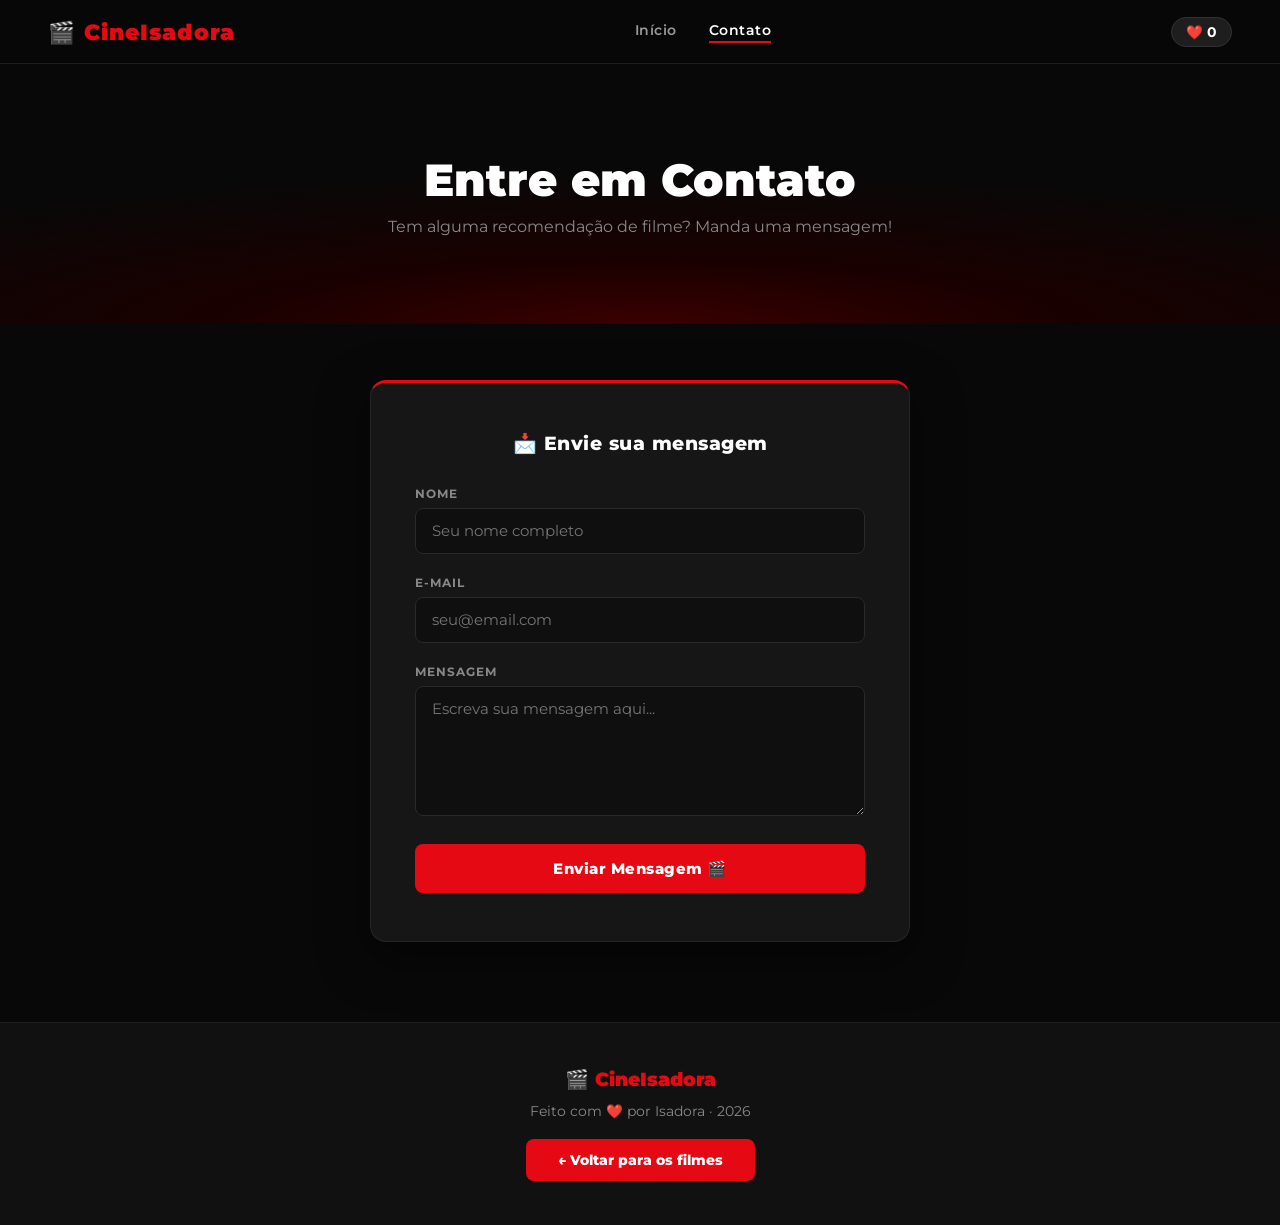
<file: contato.html>
<!DOCTYPE html>
<html lang="pt-BR">
<head>
  <meta charset="UTF-8" />
  <meta name="viewport" content="width=device-width, initial-scale=1.0" />
  <title>Contato · CineIsadora</title>
  <link rel="stylesheet" href="style.css" />
  <link rel="preconnect" href="https://fonts.googleapis.com" />
  <link href="https://fonts.googleapis.com/css2?family=Montserrat:wght@400;600;700;900&display=swap" rel="stylesheet" />
</head>
<body>

  <header>
    <div class="logo">🎬 CineIsadora</div>
    <nav>
      <a href="index.html">Início</a>
      <a href="contato.html" class="ativo">Contato</a>
    </nav>
    <div class="header-fav" title="Meus favoritos">❤️ <span>0</span></div>
  </header>

  <section class="contato-hero">
    <h1>Entre em Contato</h1>
    <p>Tem alguma recomendação de filme? Manda uma mensagem!</p>
  </section>

  <main class="contato-main">
    <div class="form-box">
      <h2>📩 Envie sua mensagem</h2>

      <form id="form-contato" onsubmit="enviarFormulario(event)">

        <!-- Campo oculto do Formspree -->
        <input type="hidden" name="_subject" value="Nova mensagem - CineIsadora" />

        <div class="campo">
          <label for="nome">Nome</label>
          <input
            type="text"
            id="nome"
            name="nome"
            placeholder="Seu nome completo"
            required
          />
        </div>

        <div class="campo">
          <label for="email">E-mail</label>
          <input
            type="email"
            id="email"
            name="email"
            placeholder="seu@email.com"
            required
          />
        </div>

        <div class="campo">
          <label for="mensagem">Mensagem</label>
          <textarea
            id="mensagem"
            name="mensagem"
            placeholder="Escreva sua mensagem aqui..."
            required
          ></textarea>
        </div>

        <button type="submit" class="btn-enviar" id="btn-enviar">
          Enviar Mensagem 🎬
        </button>
      </form>

      <div id="aviso-sucesso" class="aviso-sucesso" style="display:none;">
        ✅ Mensagem enviada com sucesso! Obrigada pelo contato.
      </div>

      <div id="aviso-erro" class="aviso-erro" style="display:none;">
        ❌ Erro ao enviar. Verifique os campos e tente novamente.
      </div>
    </div>
  </main>

  <footer>
    <div class="footer-inner">
      <div class="footer-logo">🎬 CineIsadora</div>
      <p>Feito com ❤️ por Isadora · 2026</p>
      <a href="index.html" class="footer-btn">← Voltar para os filmes</a>
    </div>
  </footer>

  <script src="script.js"></script>
</body>
</html>
</file>
<file: style.css>
/* ── Reset & base ── */
* { margin: 0; padding: 0; box-sizing: border-box; }

:root {
  --preto:    #080808;
  --escuro:   #111111;
  --card-bg:  #161616;
  --vermelho: #e50914;
  --verm2:    #b20710;
  --dourado:  #f5c518;
  --texto:    #e5e5e5;
  --suave:    #888;
  --borda:    #252525;
}

html { scroll-behavior: smooth; }

body {
  font-family: 'Montserrat', 'Segoe UI', Arial, sans-serif;
  background: var(--preto);
  color: var(--texto);
  min-height: 100vh;
}

/* ── Header ── */
header {
  display: flex;
  align-items: center;
  justify-content: space-between;
  padding: 0 48px;
  height: 64px;
  background: rgba(8,8,8,0.96);
  border-bottom: 1px solid #1e1e1e;
  position: sticky;
  top: 0;
  z-index: 200;
  backdrop-filter: blur(12px);
}

.logo {
  font-size: 1.35rem;
  font-weight: 900;
  color: var(--vermelho);
  letter-spacing: 1px;
}

nav { display: flex; gap: 32px; }

nav a {
  color: #999;
  text-decoration: none;
  font-size: 0.88rem;
  font-weight: 600;
  letter-spacing: 0.5px;
  transition: color 0.2s;
}
nav a:hover { color: #fff; }
nav a.ativo { color: #fff; border-bottom: 2px solid var(--vermelho); padding-bottom: 2px; }

.header-fav {
  font-size: 0.85rem;
  font-weight: 700;
  color: #fff;
  background: #1e1e1e;
  border: 1px solid #333;
  padding: 6px 14px;
  border-radius: 20px;
  cursor: default;
  transition: background 0.2s;
}
.header-fav #fav-count { color: var(--vermelho); }

/* ── Hero ── */
.hero {
  position: relative;
  padding: 80px 24px 72px;
  display: flex;
  align-items: center;
  justify-content: center;
  text-align: center;
  overflow: hidden;
  background: radial-gradient(ellipse 70% 70% at 50% 100%, #3a0000 0%, #1a0000 40%, var(--preto) 100%);
}

.hero::before {
  content: '';
  position: absolute;
  inset: 0;
  background: url("data:image/svg+xml,%3Csvg width='60' height='60' viewBox='0 0 60 60' xmlns='http://www.w3.org/2000/svg'%3E%3Cg fill='none' fill-rule='evenodd'%3E%3Cg fill='%23ffffff' fill-opacity='0.015'%3E%3Cpath d='M36 34v-4h-2v4h-4v2h4v4h2v-4h4v-2h-4zm0-30V0h-2v4h-4v2h4v4h2V6h4V4h-4zM6 34v-4H4v4H0v2h4v4h2v-4h4v-2H6zM6 4V0H4v4H0v2h4v4h2V6h4V4H6z'/%3E%3C/g%3E%3C/g%3E%3C/svg%3E");
  pointer-events: none;
}

.hero-content { position: relative; z-index: 2; }

.hero-tag {
  font-size: 0.72rem;
  font-weight: 700;
  letter-spacing: 4px;
  color: var(--dourado);
  text-transform: uppercase;
  margin-bottom: 20px;
}

.hero h1 {
  font-size: 4rem;
  font-weight: 900;
  line-height: 1.0;
  color: #fff;
  letter-spacing: -2px;
  margin-bottom: 14px;
}
.hero h1 span { color: var(--vermelho); }

.hero-sub {
  font-size: 0.95rem;
  color: var(--suave);
  font-weight: 500;
  margin-bottom: 32px;
}

/* Barra de busca */
.hero-search-wrap {
  position: relative;
  max-width: 420px;
  margin: 0 auto;
}

.search-icon {
  position: absolute;
  left: 18px;
  top: 50%;
  transform: translateY(-50%);
  font-size: 1rem;
  pointer-events: none;
}

.hero-search {
  width: 100%;
  padding: 14px 20px 14px 48px;
  background: rgba(255,255,255,0.07);
  border: 1.5px solid rgba(255,255,255,0.12);
  border-radius: 40px;
  color: #fff;
  font-size: 0.9rem;
  font-family: inherit;
  font-weight: 500;
  outline: none;
  transition: border-color 0.2s, background 0.2s, box-shadow 0.2s;
}
.hero-search::placeholder { color: #666; }
.hero-search:focus {
  border-color: var(--vermelho);
  background: rgba(255,255,255,0.1);
  box-shadow: 0 0 0 4px rgba(229,9,20,0.12);
}

/* ── Stats bar ── */
.stats-bar {
  display: flex;
  align-items: center;
  justify-content: center;
  gap: 0;
  background: #0f0f0f;
  border-top: 1px solid #1e1e1e;
  border-bottom: 1px solid #1e1e1e;
  padding: 18px 0;
}

.stat {
  display: flex;
  flex-direction: column;
  align-items: center;
  gap: 2px;
  padding: 0 44px;
}

.stat-num {
  font-size: 1.5rem;
  font-weight: 900;
  color: var(--vermelho);
  line-height: 1;
}

.stat-label {
  font-size: 0.7rem;
  font-weight: 600;
  text-transform: uppercase;
  letter-spacing: 1.5px;
  color: var(--suave);
}

.stat-sep {
  width: 1px;
  height: 40px;
  background: #2a2a2a;
}

/* ── Filtros ── */
.filtros-wrap {
  display: flex;
  gap: 10px;
  justify-content: center;
  flex-wrap: wrap;
  padding: 32px 24px 8px;
}

.filtro-btn {
  padding: 9px 22px;
  background: #1a1a1a;
  border: 1.5px solid var(--borda);
  border-radius: 30px;
  color: #888;
  font-size: 0.8rem;
  font-weight: 700;
  font-family: inherit;
  cursor: pointer;
  letter-spacing: 0.5px;
  transition: all 0.2s;
}
.filtro-btn:hover { border-color: #555; color: #ccc; background: #222; }
.filtro-btn.ativo {
  background: var(--vermelho);
  border-color: var(--vermelho);
  color: #fff;
  box-shadow: 0 4px 16px rgba(229,9,20,0.3);
}

/* ── Grade de filmes ── */
.filmes-wrap {
  max-width: 1280px;
  margin: 0 auto;
  padding: 36px 40px 64px;
}

.grade {
  display: grid;
  grid-template-columns: repeat(4, 1fr);
  gap: 22px;
}

/* ── Card ── */
.card {
  background: var(--card-bg);
  border-radius: 10px;
  overflow: hidden;
  border: 1px solid var(--borda);
  cursor: pointer;
  transition: transform 0.28s cubic-bezier(.22,1,.36,1),
              box-shadow 0.28s, border-color 0.28s;
}

.card:hover {
  transform: translateY(-10px) scale(1.02);
  box-shadow: 0 20px 50px rgba(229,9,20,0.28);
  border-color: #3a3a3a;
}

.card.escondido { display: none; }

/* imagem */
.card-img-wrap {
  position: relative;
  aspect-ratio: 2/3;
  overflow: hidden;
  background: #111;
}

.card-img-wrap img {
  width: 100%;
  height: 100%;
  object-fit: cover;
  display: block;
  transition: transform 0.4s ease, filter 0.4s;
}

.card:hover .card-img-wrap img {
  transform: scale(1.08);
  filter: brightness(0.45);
}

/* badge nota */
.card-badge {
  position: absolute;
  top: 10px;
  right: 10px;
  background: rgba(0,0,0,0.82);
  color: var(--dourado);
  font-weight: 700;
  font-size: 0.75rem;
  padding: 4px 10px;
  border-radius: 20px;
  backdrop-filter: blur(6px);
  border: 1px solid rgba(245,197,24,0.25);
}

/* badge destaque */
.destaque-badge {
  position: absolute;
  top: 10px;
  left: 10px;
  background: var(--vermelho);
  color: #fff;
  font-size: 0.68rem;
  font-weight: 800;
  padding: 3px 9px;
  border-radius: 20px;
  letter-spacing: 0.5px;
  text-transform: uppercase;
}

/* botão favorito */
.fav-btn {
  position: absolute;
  bottom: 12px;
  right: 12px;
  background: rgba(0,0,0,0.75);
  border: 1.5px solid rgba(255,255,255,0.15);
  color: #fff;
  font-size: 1.1rem;
  width: 36px;
  height: 36px;
  border-radius: 50%;
  cursor: pointer;
  display: flex;
  align-items: center;
  justify-content: center;
  transition: all 0.2s;
  backdrop-filter: blur(4px);
  opacity: 0;
  transform: scale(0.8);
}

.card:hover .fav-btn { opacity: 1; transform: scale(1); }

.fav-btn.ativo {
  background: var(--vermelho);
  border-color: var(--vermelho);
  color: #fff;
  opacity: 1;
  transform: scale(1);
}
.fav-btn:hover { transform: scale(1.15) !important; }

/* overlay hover */
.card-hover-overlay {
  position: absolute;
  inset: 0;
  display: flex;
  align-items: center;
  justify-content: center;
  opacity: 0;
  transition: opacity 0.3s;
  padding-bottom: 48px;
  pointer-events: none;
}

.card:hover .card-hover-overlay { opacity: 1; }

.card-hover-overlay span {
  background: rgba(229,9,20,0.9);
  color: #fff;
  font-weight: 800;
  font-size: 0.8rem;
  padding: 10px 26px;
  border-radius: 30px;
  letter-spacing: 1.5px;
  text-transform: uppercase;
  backdrop-filter: blur(4px);
}

/* info */
.card-info { padding: 14px 16px 18px; }

.card-info h3 {
  font-size: 0.93rem;
  font-weight: 700;
  color: #fff;
  margin-bottom: 4px;
  white-space: nowrap;
  overflow: hidden;
  text-overflow: ellipsis;
}

.genero {
  font-size: 0.7rem;
  color: var(--dourado);
  font-weight: 600;
  text-transform: uppercase;
  letter-spacing: 0.5px;
}

/* Sem resultado */
.sem-resultado {
  text-align: center;
  padding: 64px 24px;
  color: var(--suave);
}
.sem-resultado span { font-size: 3rem; display: block; margin-bottom: 16px; }
.sem-resultado p { font-size: 1rem; }
.sem-resultado strong { color: #fff; }

/* ── Modal ── */
.modal-overlay {
  display: none;
  position: fixed;
  inset: 0;
  background: rgba(0,0,0,0.88);
  z-index: 999;
  align-items: center;
  justify-content: center;
  backdrop-filter: blur(6px);
}
.modal-overlay.aberto { display: flex; }

.modal-box {
  background: #1a1a1a;
  border: 1px solid #2e2e2e;
  border-top: 3px solid var(--vermelho);
  border-radius: 18px;
  padding: 48px 44px 44px;
  max-width: 480px;
  width: 90%;
  position: relative;
  text-align: center;
  animation: aparecer 0.25s cubic-bezier(.22,1,.36,1);
  box-shadow: 0 32px 80px rgba(0,0,0,0.7);
}

@keyframes aparecer {
  from { opacity: 0; transform: scale(0.88) translateY(24px); }
  to   { opacity: 1; transform: scale(1) translateY(0); }
}

.modal-fechar {
  position: absolute;
  top: 16px; right: 18px;
  background: #2a2a2a; border: none;
  color: #888;
  font-size: 1rem;
  width: 30px; height: 30px;
  border-radius: 50%;
  cursor: pointer;
  display: flex; align-items: center; justify-content: center;
  transition: all 0.2s;
}
.modal-fechar:hover { background: #444; color: #fff; }

.modal-icon { font-size: 2.6rem; margin-bottom: 16px; }

#modal-titulo {
  font-size: 1.55rem;
  font-weight: 900;
  color: #fff;
  margin-bottom: 8px;
}

.modal-meta {
  font-size: 0.75rem;
  color: var(--dourado);
  font-weight: 700;
  letter-spacing: 0.5px;
  text-transform: uppercase;
  margin-bottom: 18px;
}

#modal-texto {
  font-size: 0.93rem;
  color: #aaa;
  line-height: 1.75;
}

/* ── Botão Voltar ao Topo ── */
.btn-topo {
  position: fixed;
  bottom: 32px;
  right: 32px;
  width: 46px;
  height: 46px;
  background: var(--vermelho);
  color: #fff;
  border: none;
  border-radius: 50%;
  font-size: 1.2rem;
  font-weight: 900;
  cursor: pointer;
  box-shadow: 0 4px 20px rgba(229,9,20,0.4);
  transition: opacity 0.3s, transform 0.2s, background 0.2s;
  opacity: 0;
  pointer-events: none;
  z-index: 300;
  display: flex;
  align-items: center;
  justify-content: center;
}
.btn-topo.visivel { opacity: 1; pointer-events: all; }
.btn-topo:hover { background: var(--verm2); transform: translateY(-3px); }

/* ── Footer ── */
footer {
  background: var(--escuro);
  border-top: 1px solid #1e1e1e;
  padding: 44px 24px;
}

.footer-inner {
  display: flex;
  flex-direction: column;
  align-items: center;
  gap: 12px;
  text-align: center;
}

.footer-logo { font-size: 1.2rem; font-weight: 900; color: var(--vermelho); }
footer p { color: var(--suave); font-size: 0.85rem; }

.footer-btn {
  display: inline-block;
  margin-top: 8px;
  padding: 12px 32px;
  background: var(--vermelho);
  color: #fff;
  text-decoration: none;
  border-radius: 8px;
  font-weight: 800;
  font-size: 0.88rem;
  transition: background 0.2s, transform 0.15s;
}
.footer-btn:hover { background: var(--verm2); transform: scale(1.03); }

/* ── Contato ── */
.contato-hero {
  height: 260px;
  display: flex;
  flex-direction: column;
  align-items: center;
  justify-content: center;
  text-align: center;
  background: radial-gradient(ellipse 80% 60% at 50% 100%, #3a0000 0%, #1a0000 40%, var(--preto) 100%);
}
.contato-hero h1 { font-size: 2.8rem; font-weight: 900; color: #fff; margin-bottom: 10px; }
.contato-hero p  { color: var(--suave); font-size: 1rem; }

.contato-main {
  display: flex;
  justify-content: center;
  padding: 56px 24px 80px;
}

.form-box {
  background: var(--card-bg);
  border: 1px solid var(--borda);
  border-top: 3px solid var(--vermelho);
  border-radius: 16px;
  padding: 48px 44px;
  width: 100%;
  max-width: 540px;
  box-shadow: 0 16px 48px rgba(0,0,0,0.5);
}

.form-box h2 {
  font-size: 1.2rem; color: #fff; font-weight: 800;
  margin-bottom: 32px; text-align: center; letter-spacing: 0.5px;
}

.campo { display: flex; flex-direction: column; gap: 7px; margin-bottom: 22px; }

.campo label {
  font-size: 0.72rem; font-weight: 700; color: var(--suave);
  text-transform: uppercase; letter-spacing: 1px;
}

.campo input,
.campo textarea {
  background: #0f0f0f;
  border: 1.5px solid #2a2a2a;
  border-radius: 8px;
  padding: 13px 16px;
  color: #fff; font-size: 0.93rem;
  font-family: inherit;
  transition: border-color 0.2s, box-shadow 0.2s;
  outline: none; resize: vertical;
}

.campo input:focus,
.campo textarea:focus {
  border-color: var(--vermelho);
  box-shadow: 0 0 0 3px rgba(229,9,20,0.12);
}
.campo textarea { min-height: 130px; }

.btn-enviar {
  width: 100%; padding: 15px;
  background: var(--vermelho); color: #fff;
  border: none; border-radius: 8px;
  font-size: 0.95rem; font-weight: 800;
  font-family: inherit; cursor: pointer;
  margin-top: 6px; letter-spacing: 0.5px;
  transition: background 0.2s, transform 0.15s;
}
.btn-enviar:hover { background: var(--verm2); transform: scale(1.02); }

.aviso-sucesso {
  display: none;
  background: #0b2a0b; border: 1.5px solid #2e7d2e;
  border-radius: 8px; color: #6ecf6e;
  padding: 14px; text-align: center;
  font-weight: 700; font-size: 0.9rem; margin-top: 18px;
}

.aviso-erro {
  display: none;
  background: #2a0b0b; border: 1.5px solid #7d2e2e;
  border-radius: 8px; color: #cf6e6e;
  padding: 14px; text-align: center;
  font-weight: 700; font-size: 0.9rem; margin-top: 18px;
}

.btn-enviar:disabled {
  background: #555;
  cursor: not-allowed;
  transform: none;
}

/* ── Responsivo ── */
@media (max-width: 1100px) { .grade { grid-template-columns: repeat(3, 1fr); } }
@media (max-width: 768px) {
  header { padding: 0 20px; }
  .hero h1 { font-size: 2.6rem; }
  .filmes-wrap { padding: 28px 16px 48px; }
  .grade { grid-template-columns: repeat(2, 1fr); gap: 14px; }
  .stat { padding: 0 20px; }
  .form-box { padding: 32px 22px; }
  .filtros-wrap { gap: 8px; padding: 24px 16px 0; }
  .filtro-btn { padding: 8px 16px; font-size: 0.75rem; }
}
@media (max-width: 480px) {
  .grade { grid-template-columns: 1fr 1fr; gap: 10px; }
  .hero h1 { font-size: 2rem; letter-spacing: -1px; }
  .stats-bar { flex-wrap: wrap; gap: 16px; }
  .stat-sep { display: none; }
}
</file>
